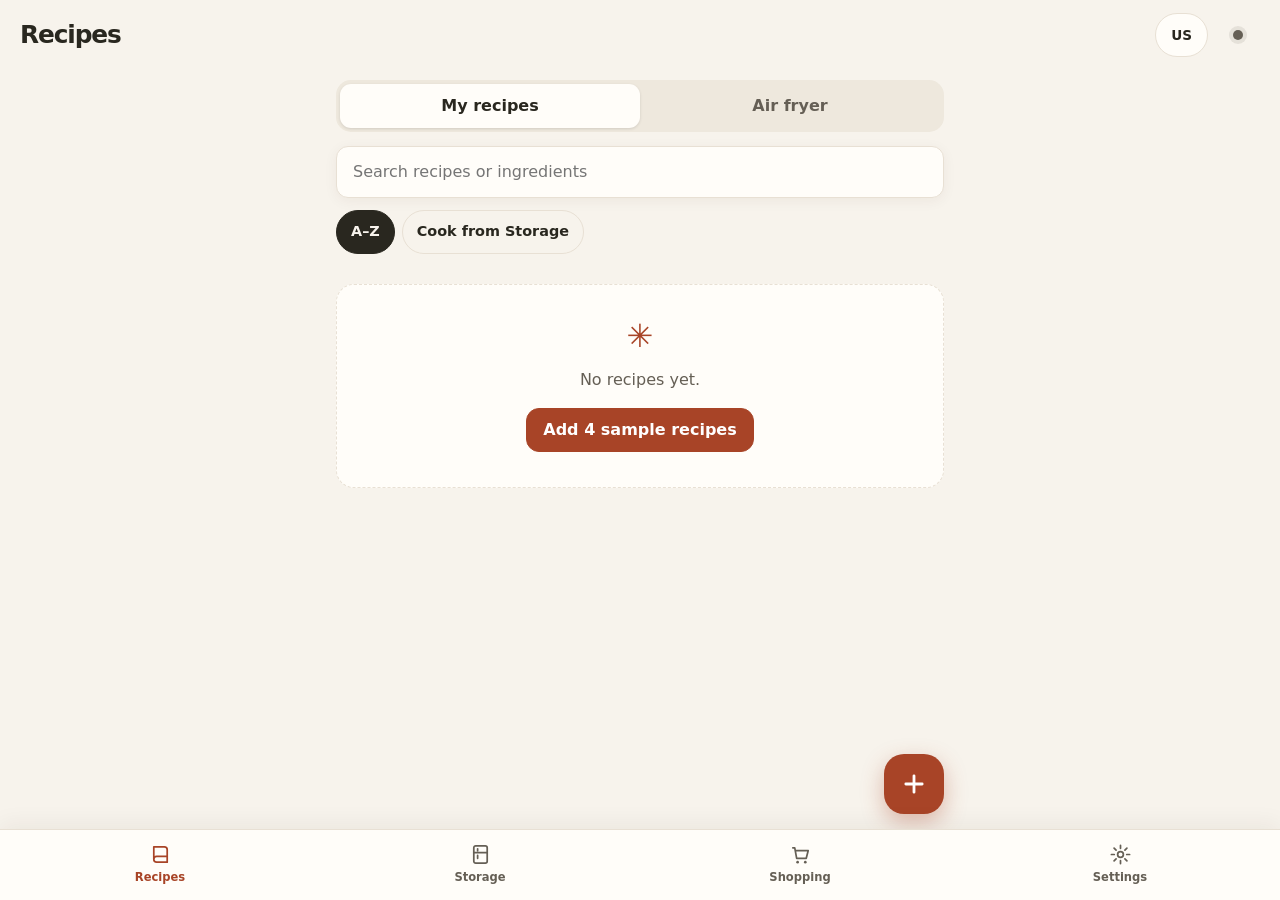
<file: index.html>
<!doctype html>
<html lang="en">
<head>
  <meta charset="utf-8">
  <meta name="viewport" content="width=device-width, initial-scale=1, viewport-fit=cover">
  <meta http-equiv="Content-Security-Policy" content="default-src 'self'; script-src 'self' https://cdn.jsdelivr.net; connect-src 'self' https://script.google.com https://script.googleusercontent.com; img-src 'self' data:; style-src 'self' 'unsafe-inline'; manifest-src 'self'; base-uri 'none'; form-action 'none'">
  <meta name="referrer" content="no-referrer">
  <meta name="theme-color" content="#c2410c">
  <meta name="description" content="Family recipes with smart scaling, air-fryer guide, and a shared food storage & expiry tracker.">
  <title>MasterChef</title>
  <link rel="manifest" href="manifest.webmanifest">
  <link rel="icon" href="icons/192.png" type="image/png">
  <link rel="apple-touch-icon" href="icons/apple-touch-icon-180.png">
  <meta name="apple-mobile-web-app-title" content="MasterChef">
  <link rel="stylesheet" href="style.css">
</head>
<body>
  <header class="top">
    <h1 id="title">MasterChef</h1>
    <button id="units" class="pillbtn" type="button" aria-label="Units">US</button>
    <button id="sync" class="sync" type="button" aria-label="Sync status"></button>
  </header>
  <main id="view" tabindex="-1"></main>
  <div id="toast" role="status" aria-live="polite" hidden></div>
  <nav class="tabbar" aria-label="Sections">
    <a href="#/recipes" data-tab="recipes"><svg viewBox="0 0 24 24" aria-hidden="true"><path d="M5 4h11a3 3 0 0 1 3 3v13H8a3 3 0 0 1-3-3z M5 17a3 3 0 0 1 3-3h11" fill="none" stroke="currentColor" stroke-width="1.8" stroke-linejoin="round"/></svg><span data-t="tab_recipes">Recipes</span></a>
    <a href="#/storage" data-tab="storage"><svg viewBox="0 0 24 24" aria-hidden="true"><rect x="5" y="3" width="14" height="18" rx="2" fill="none" stroke="currentColor" stroke-width="1.8"/><path d="M5 10h14M9 6v2M9 13v3" stroke="currentColor" stroke-width="1.8" stroke-linecap="round"/></svg><span data-t="tab_storage">Storage</span><b id="badge" class="badge-n" hidden></b></a>
    <a href="#/shopping" data-tab="shopping"><svg viewBox="0 0 24 24" aria-hidden="true"><path d="M4 5h2l2 11h10l2-8H7" fill="none" stroke="currentColor" stroke-width="1.8" stroke-linejoin="round" stroke-linecap="round"/><circle cx="9" cy="20" r="1.4" fill="currentColor"/><circle cx="17" cy="20" r="1.4" fill="currentColor"/></svg><span data-t="tab_shopping">Shopping</span><b id="shopbadge" class="badge-n muted" hidden></b></a>
    <a href="#/settings" data-tab="settings"><svg viewBox="0 0 24 24" aria-hidden="true"><circle cx="12" cy="12" r="3" fill="none" stroke="currentColor" stroke-width="1.8"/><path d="M12 2.5v3M12 18.5v3M2.5 12h3M18.5 12h3M5.3 5.3l2.1 2.1M16.6 16.6l2.1 2.1M5.3 18.7l2.1-2.1M16.6 7.4l2.1-2.1" stroke="currentColor" stroke-width="1.8" stroke-linecap="round"/></svg><span data-t="tab_settings">Settings</span></a>
  </nav>
  <noscript><p style="padding:16px">MasterChef needs JavaScript.</p></noscript>
  <script type="module" src="app.js"></script>
</body>
</html>
</file>
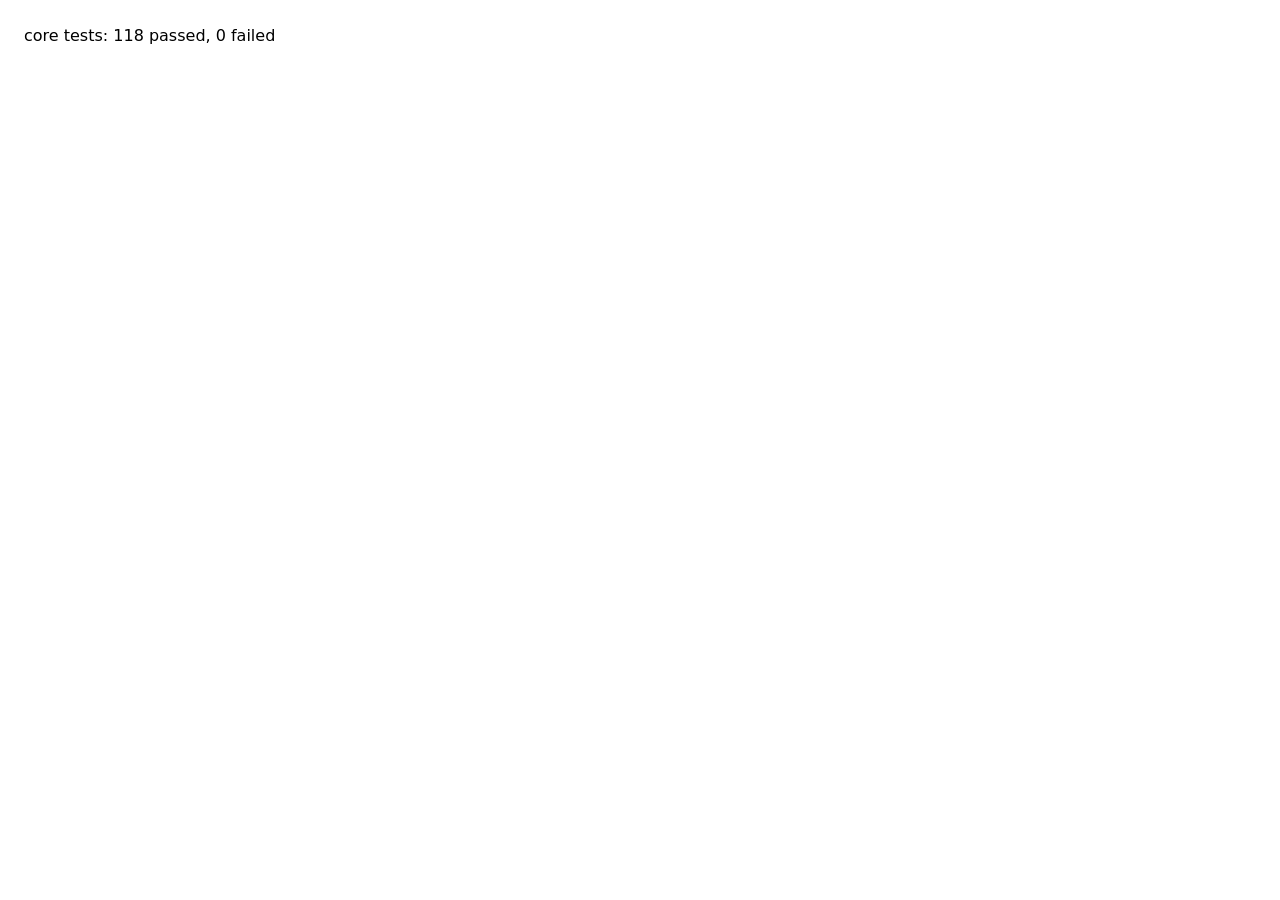
<file: test.html>
<!doctype html>
<html lang="en"><head><meta charset="utf-8"><meta name="viewport" content="width=device-width, initial-scale=1">
<title>MasterChef self-test</title><style>body{font:16px/1.5 system-ui,sans-serif;padding:16px;white-space:pre-wrap}</style></head>
<body>Running…<script type="module" src="core.test.js"></script></body></html>
</file>
<file: style.css>
:root {
  --bg: #faf7f2; --card: #ffffff; --text: #1f1b16; --muted: #6b6359; --line: #e7e0d6;
  --accent: #c2410c; --accent-ink: #ffffff; --ok: #1e6b2e; --soon: #a34e00; --bad: #c92a2a; --chip: #f1ebe2;
  --radius: 14px; --tab-h: 62px;
  color-scheme: light;
}
@media (prefers-color-scheme: dark) {
  :root { --bg: #16130f; --card: #221e19; --text: #f3ede4; --muted: #a89f93; --line: #3a332b;
    --accent: #ff7a3d; --accent-ink: #1a0f08; --ok: #69db7c; --soon: #ffa94d; --bad: #ff6b6b; --chip: #2e2821; color-scheme: dark; }
  .pill.expired, .badge-n, .btn.danger:not(.ghost) { color: #1a0f08; }
}
* { box-sizing: border-box; }
html { -webkit-text-size-adjust: 100%; }
body { margin: 0; background: var(--bg); color: var(--text); font: 16px/1.45 system-ui, -apple-system, "Segoe UI", Roboto, sans-serif;
  padding-bottom: calc(var(--tab-h) + env(safe-area-inset-bottom) + 16px); overflow-x: hidden; }
a { color: var(--accent); }
h1, h2, h3 { margin: 0; line-height: 1.25; }
h2 { font-size: 1.2rem; } h3 { font-size: 1rem; margin-bottom: 8px; }

.top { position: sticky; top: 0; z-index: 5; display: flex; align-items: center; gap: 8px; background: var(--bg);
  padding: calc(10px + env(safe-area-inset-top)) 16px 10px; border-bottom: 1px solid var(--line); }
.top h1 { flex: 1; font-size: 1.25rem; }
.pillbtn { border: 1px solid var(--line); background: var(--card); color: var(--text); border-radius: 999px; padding: 6px 12px; min-height: 36px; font: inherit; font-size: .85rem; }
.sync { width: 36px; height: 36px; border-radius: 50%; border: 0; background: transparent; position: relative; }
.sync::after { content: ""; position: absolute; inset: 12px; border-radius: 50%; background: var(--muted); }
.sync.ok::after { background: var(--ok); } .sync.busy::after { background: var(--soon); animation: pulse 1s infinite alternate; }
.sync.err::after { background: var(--bad); } .sync.off::after { background: var(--muted); }
@keyframes pulse { to { opacity: .35; } }
@media (prefers-reduced-motion: reduce) { .sync.busy::after { animation: none; } }

main { max-width: 640px; margin: 0 auto; padding: 12px max(16px, env(safe-area-inset-right)) 12px max(16px, env(safe-area-inset-left)); outline: none; }
main:has(.fab) { padding-bottom: 84px; }
.tabbar { position: fixed; left: 0; right: 0; bottom: 0; z-index: 5; display: flex; background: var(--card); border-top: 1px solid var(--line);
  padding-bottom: env(safe-area-inset-bottom); }
.tabbar a { flex: 1; display: flex; flex-direction: column; align-items: center; justify-content: center; gap: 2px; height: var(--tab-h);
  color: var(--muted); text-decoration: none; font-size: .75rem; position: relative; }
.tabbar a[aria-current="page"] { color: var(--accent); font-weight: 600; }
.tabbar svg { width: 26px; height: 26px; }
.badge-n { position: absolute; top: 6px; left: calc(50% + 6px); min-width: 18px; height: 18px; padding: 0 5px; border-radius: 9px;
  background: var(--bad); color: #fff; font-size: .7rem; line-height: 18px; text-align: center; }
.badge-n.muted { background: var(--muted); }

.card { display: block; background: var(--card); border: 1px solid var(--line); border-radius: var(--radius); padding: 12px 14px; margin: 10px 0;
  color: inherit; text-decoration: none; }
.row { display: flex; align-items: center; gap: 8px; }
.row.gap { gap: 10px; } .row.wrap { flex-wrap: wrap; } .row.between { justify-content: space-between; flex-wrap: wrap; margin-top: 8px; }
.grow { flex: 1; min-width: 0; }
.name { font-weight: 600; overflow-wrap: anywhere; }
.sub, .hint { color: var(--muted); font-size: .85rem; }
.hint.ok { color: var(--ok); }
.empty { text-align: center; color: var(--muted); padding: 24px 8px; }
.err { color: var(--bad); min-height: 1em; }
.warn-text { color: var(--soon); }
.pre { white-space: pre-wrap; margin: 0; }
.big { font-size: 1.15rem; font-weight: 600; }
.dim { opacity: .45; }

.toolbar { display: flex; align-items: center; gap: 8px; margin: 4px 0 8px; }
.icon-btn { display: inline-flex; align-items: center; justify-content: center; min-width: 44px; min-height: 44px; border: 0; background: transparent;
  color: var(--text); font: inherit; font-size: 1.1rem; border-radius: 10px; text-decoration: none; cursor: pointer; }
.icon-btn svg { width: 24px; height: 24px; }
.icon-btn.round { border: 1px solid var(--line); border-radius: 50%; background: var(--card); font-size: 1.3rem; }
.btn { display: inline-flex; align-items: center; justify-content: center; min-height: 44px; padding: 0 16px; border-radius: 12px; border: 1px solid var(--accent);
  background: var(--accent); color: var(--accent-ink); font: inherit; font-weight: 600; text-decoration: none; cursor: pointer; }
.btn.ghost { background: transparent; color: var(--accent); }
.btn.danger { background: var(--bad); border-color: var(--bad); color: #fff; }
.btn.ghost.danger { background: transparent; color: var(--bad); }
.btn.small { min-height: 36px; padding: 0 12px; font-size: .9rem; }
.btn.full { width: 100%; margin: 6px 0; }
.link { background: none; border: 0; color: var(--accent); font: inherit; min-height: 44px; padding: 0 6px; cursor: pointer; }
.fab { position: fixed; right: max(16px, calc(50% - 304px)); bottom: calc(var(--tab-h) + env(safe-area-inset-bottom) + 16px); width: 58px; height: 58px;
  border-radius: 50%; background: var(--accent); color: var(--accent-ink); display: flex; align-items: center; justify-content: center;
  box-shadow: 0 4px 14px rgba(0,0,0,.25); z-index: 4; }
.fab svg { width: 28px; height: 28px; }

.bar { margin: 6px 0; }
input, select, textarea { font: inherit; font-size: 16px; color: var(--text); background: var(--card); border: 1px solid var(--line); border-radius: 10px;
  padding: 10px 12px; min-height: 44px; width: 100%; max-width: 100%; }
textarea { resize: vertical; }
input:focus-visible, select:focus-visible, textarea:focus-visible, .btn:focus-visible, .chip:focus-visible, a:focus-visible, button:focus-visible {
  outline: 3px solid color-mix(in srgb, var(--accent) 55%, transparent); outline-offset: 2px; }
input.num { width: 6.5em; } input.unit { width: 6em; }
.row select { width: auto; }
.row input { min-width: 0; }
form[data-form="shop"] { flex-wrap: wrap; }
#shopName { flex: 1 1 100%; }
#shopUnit { flex: 1; }
.form label { display: block; margin: 10px 0; font-size: .9rem; color: var(--muted); }
.form label > input, .form label > select, .form label > textarea { margin-top: 4px; color: var(--text); }
.form .row label { margin: 6px 0; }
.form .row label > input:not([type=checkbox]) { display: block; }
label.check, label.radio { display: flex !important; align-items: center; gap: 8px; color: var(--text) !important; min-height: 44px; }
label.check input, label.radio input { width: 22px; height: 22px; min-height: 0; margin: 0; accent-color: var(--accent); flex: none; }
fieldset { border: 1px solid var(--line); border-radius: var(--radius); padding: 8px 12px 12px; margin: 12px 0; min-width: 0; }
legend { padding: 0 6px; font-weight: 600; }
details summary { cursor: pointer; min-height: 44px; display: flex; align-items: center; color: var(--accent); }

.chips { display: flex; gap: 8px; overflow-x: auto; padding: 4px 0 8px; scrollbar-width: none; -webkit-overflow-scrolling: touch; }
.chips::-webkit-scrollbar { display: none; }
.chip { flex: none; border: 1px solid var(--line); background: var(--chip); color: var(--text); border-radius: 999px; padding: 0 14px; min-height: 36px;
  font: inherit; font-size: .9rem; cursor: pointer; white-space: nowrap; }
.chip.on { background: var(--accent); border-color: var(--accent); color: var(--accent-ink); }
.chip.static { cursor: default; min-height: 28px; padding: 2px 10px; font-size: .8rem; display: inline-flex; align-items: center; }
#sugg { flex-wrap: wrap; align-items: center; }

.segment { display: flex; background: var(--chip); border-radius: 12px; padding: 4px; margin: 4px 0 8px; }
.segment a { flex: 1; text-align: center; padding: 10px; border-radius: 9px; color: var(--muted); text-decoration: none; font-weight: 600; min-height: 44px; }
.segment a[aria-current="page"] { background: var(--card); color: var(--text); box-shadow: 0 1px 3px rgba(0,0,0,.12); }
.seg-mini { display: inline-flex; gap: 6px; }

.pill { display: inline-block; padding: 2px 10px; border-radius: 999px; background: var(--chip); color: var(--muted); font-size: .8rem; font-weight: 600; white-space: nowrap; }
.pill.ok { background: color-mix(in srgb, var(--ok) 18%, transparent); color: var(--ok); }
.pill.soon { background: color-mix(in srgb, var(--soon) 20%, transparent); color: var(--soon); }
.pill.expired { background: var(--bad); color: #fff; }
.item .pill { white-space: normal; }
.pill.quality { background: var(--chip); color: var(--muted); font-style: italic; }
.badge { display: inline-block; padding: 1px 8px; border-radius: 6px; border: 1px solid var(--line); font-size: .75rem; color: var(--muted); margin-right: 4px; }

.banner { background: color-mix(in srgb, var(--soon) 12%, var(--card)); border: 1px solid color-mix(in srgb, var(--soon) 40%, transparent);
  border-radius: var(--radius); padding: 10px 14px; margin: 8px 0; font-size: .92rem; }
.banner a.expired { color: var(--bad); font-weight: 600; }
.banner ol { margin: 6px 0 0; padding-left: 20px; }

.ings { list-style: none; margin: 0 0 8px; padding: 0; }
.ing { display: flex; align-items: baseline; gap: 10px; padding: 9px 0; border-bottom: 1px solid var(--line); }
.ing:last-child { border-bottom: 0; }
.ing.anchor .grow { font-weight: 600; }
.amt { min-width: 6.5em; font-weight: 700; font-variant-numeric: tabular-nums; }
.mark { width: 22px; flex: none; text-align: center; font-weight: 700; }
.mark.ok { color: var(--ok); } .mark.soon { color: var(--soon); } .mark.expired { color: var(--bad); } .mark.none { color: var(--muted); }
.anchor input.num { width: 5em; }
.safe { margin: 4px 2px; font-weight: 600; }
.card.warn { border-color: color-mix(in srgb, var(--soon) 50%, transparent); background: color-mix(in srgb, var(--soon) 8%, var(--card)); }
.card.warn ul { margin: 0; padding-left: 18px; }
.card.warn li { margin: 4px 0; font-size: .92rem; }
.steps { padding-left: 22px; margin: 0; }
.steps li { padding: 6px 0; cursor: pointer; }
.steps li.done { text-decoration: line-through; color: var(--muted); }

.af-row summary { gap: 8px; color: var(--text); flex-wrap: wrap; list-style: none; }
.af-row summary::-webkit-details-marker { display: none; }
.af-meta { font-weight: 600; font-variant-numeric: tabular-nums; white-space: nowrap; }
.af-row p { margin: 6px 0 0; }

.group { margin: 16px 2px 4px; font-size: .9rem; text-transform: uppercase; letter-spacing: .04em; color: var(--muted); }
.group.expired { color: var(--bad); } .group.soon { color: var(--soon); }
.count { font-weight: 400; }
.item { display: flex; align-items: center; gap: 8px; flex-wrap: wrap; padding: 8px 10px 8px 14px; }
.item > a { color: inherit; text-decoration: none; min-height: 44px; display: flex; flex-direction: column; justify-content: center; }
.item.expired { border-left: 4px solid var(--bad); } .item.soon { border-left: 4px solid var(--soon); }
.stepper { display: flex; align-items: center; gap: 4px; }
.qty { min-width: 3.5em; text-align: center; font-weight: 600; font-size: .9rem; }
.zero-actions { flex-basis: 100%; display: flex; gap: 6px; align-items: center; flex-wrap: wrap; padding-top: 6px; }

.shop.done .name { text-decoration: line-through; color: var(--muted); }
.ingrow { display: flex; flex-wrap: wrap; gap: 6px; align-items: center; padding: 8px 0; border-bottom: 1px dashed var(--line); }
.ingrow input.num { width: 4.2em; } .ingrow input.unit { width: 4.8em; }
.ingrow input.grow { flex: 1 1 110px; }
.ingrow select { flex: 1 1 140px; width: auto; }

.qr { display: flex; justify-content: center; margin: 8px auto; max-width: 240px; background: #fff; border-radius: 12px; padding: 4px; }
.qr:empty { display: none; }
.qr svg { width: 100%; height: auto; }
.tbl { width: 100%; border-collapse: collapse; }
.tbl td { padding: 8px 4px; border-bottom: 1px solid var(--line); vertical-align: top; }
.tbl td.num { white-space: nowrap; font-weight: 700; }
.connect { margin-top: 24px; }

#toast { position: fixed; left: 50%; transform: translateX(-50%); bottom: calc(var(--tab-h) + env(safe-area-inset-bottom) + 86px); z-index: 10;
  background: var(--text); color: var(--bg); padding: 10px 16px; border-radius: 12px; max-width: calc(100% - 32px); font-size: .92rem;
  box-shadow: 0 4px 16px rgba(0,0,0,.3); }

/* A warm, tactile kitchen notebook */
:root {
  --bg: #f7f3ec; --card: #fffdf9; --text: #29271f; --muted: #655f55;
  --line: #e8e0d4; --accent: #a84427; --accent-ink: #fff;
  --ok: #356b4d; --soon: #92520d; --bad: #b33732; --chip: #eee8dd;
  --radius: 18px; --tab-h: 70px;
  --shadow: 0 3px 14px rgba(65, 45, 25, .055);
}
@media (prefers-color-scheme: dark) {
  :root {
    --bg: #191b18; --card: #252823; --text: #f4f0e7; --muted: #c0b9ad;
    --line: #41443b; --accent: #f2a285; --accent-ink: #29170f;
    --ok: #9ad4ad; --soon: #efbd76; --bad: #ff9e98; --chip: #33372f;
    --shadow: 0 3px 14px rgba(0, 0, 0, .16);
  }
}
body { line-height: 1.5; }
.top { min-height: 70px; padding: calc(12px + env(safe-area-inset-top)) 20px 12px; background: var(--bg); border-bottom: 0; }
.top h1 { font-size: 1.55rem; letter-spacing: -.045em; font-weight: 750; }
.pillbtn { min-height: 44px; padding: 0 15px; font-weight: 700; }
.sync { width: 44px; height: 44px; }
.sync::after { inset: 17px; box-shadow: 0 0 0 4px color-mix(in srgb, var(--muted) 12%, transparent); }
main { padding-top: 8px; }
.card { padding: 17px; margin: 10px 0; box-shadow: var(--shadow); }
.card h3 { font-size: 1.06rem; letter-spacing: -.02em; margin-bottom: 12px; }
.name { font-weight: 720; letter-spacing: -.015em; }
.sub, .hint { line-height: 1.45; }
.toolbar { margin: 4px 0 14px; gap: 10px; }
.toolbar h2 { font-size: 1.4rem; letter-spacing: -.035em; }
.btn, .icon-btn, .chip, .segment a, .fab, a.card { transition: background-color .18s ease, color .18s ease, border-color .18s ease, transform .18s ease, box-shadow .18s ease; }
.btn { border-radius: 13px; font-weight: 700; }
.btn.small, .chip { min-height: 44px; }
.chip.static { min-height: 25px; }
.icon-btn.round { background: var(--chip); border-color: transparent; }
.fab { width: 60px; height: 60px; border-radius: 20px; box-shadow: 0 8px 22px color-mix(in srgb, var(--accent) 35%, transparent); }
.fab:active, .btn:active, a.card:active { transform: scale(.98); }
input, select, textarea { border-color: var(--line); border-radius: 12px; background: var(--card); }
input[type=search] { background: var(--card); box-shadow: var(--shadow); padding: 13px 16px; }
.bar { margin: 12px 0 8px; }
.chips { gap: 7px; }
.chip { background: transparent; border-color: var(--line); font-weight: 600; }
.chip.on { background: var(--text); border-color: var(--text); color: var(--bg); }
.segment { margin: 2px 0 14px; background: var(--chip); border-radius: 15px; }
.segment a { border-radius: 11px; }
.tabbar { background: var(--card); box-shadow: 0 -5px 22px rgba(43, 35, 24, .06); }
.tabbar a { gap: 3px; font-size: .72rem; font-weight: 600; }
.tabbar a[aria-current="page"] { font-weight: 750; }
.tabbar svg { width: 23px; height: 23px; }
.tabbar a[aria-current="page"] svg { stroke-width: 2; }
.recipe-card { display: flex; gap: 14px; align-items: center; padding: 14px; }
.recipe-tile { width: 70px; height: 82px; flex: none; display: grid; place-items: center; border-radius: 13px; background: #e9c7ad; color: #663b2b; font-size: 2rem; font-weight: 750; letter-spacing: -.06em; }
.tile-1 { background: #d6dfc5; color: #3d5638; }
.tile-2 { background: #efdcae; color: #72501f; }
.tile-3 { background: #dfcecc; color: #694446; }
.recipe-copy { align-self: stretch; display: flex; flex-direction: column; justify-content: center; gap: 3px; }
.recipe-copy .name { font-size: 1.03rem; line-height: 1.25; }
.recipe-tags { display: flex; flex-wrap: wrap; gap: 4px; }
.recipe-tags .chip { background: var(--chip); border: 0; color: var(--muted); font-size: .72rem; padding: 1px 8px; }
.recipe-arrow { color: var(--muted); font-size: 1.6rem; line-height: 1; }
.stock-line { display: flex; align-items: center; gap: 8px; color: var(--muted); font-size: .73rem; font-weight: 650; }
.stock-track { flex: 1; max-width: 75px; height: 5px; border-radius: 5px; background: var(--line); overflow: hidden; }
.stock-track span { display: block; height: 100%; background: var(--ok); border-radius: inherit; }
.scale-panel { background: color-mix(in srgb, var(--accent) 7%, var(--card)); border-color: color-mix(in srgb, var(--accent) 16%, var(--line)); }
.scale-heading { font-weight: 750; font-size: 1.05rem; }
.scale-heading output { min-width: 2.5em; text-align: center; font-variant-numeric: tabular-nums; }
.scale-panel .anchor { border-top: 1px solid var(--line); margin-top: 14px; padding-top: 14px; }
.scale-panel .row.between { border-top: 1px solid var(--line); margin-top: 14px; padding-top: 10px; }
.seg-mini { gap: 2px; background: var(--chip); border-radius: 999px; padding: 3px; }
.seg-mini .chip { border: 0; min-height: 38px; }
.ing { align-items: center; padding: 12px 0; }
.ing-state { display: block; font-size: .75rem; font-weight: 650; color: var(--muted); }
.ing.ok .ing-state { color: var(--ok); }
.ing.soon .ing-state { color: var(--soon); }
.ing.expired .ing-state { color: var(--bad); }
.mark { border-radius: 50%; background: var(--chip); width: 25px; height: 25px; line-height: 25px; }
.mark.ok { background: color-mix(in srgb, var(--ok) 15%, transparent); }
.mark.soon, .mark.expired { background: color-mix(in srgb, var(--soon) 18%, transparent); }
.amt { min-width: 5.5em; }
.group { margin: 24px 3px 8px; font-size: .73rem; font-weight: 750; letter-spacing: .08em; }
.count { display: inline-grid; place-items: center; min-width: 22px; height: 22px; border-radius: 50%; background: var(--chip); font-size: .7rem; }
.item { padding: 12px 12px 12px 15px; }
.item.ok { border-left: 4px solid var(--ok); }
.item.none { border-left: 4px solid var(--line); }
.item .sub { margin-top: 4px; }
.badge { border: 0; background: var(--chip); padding: 2px 8px; border-radius: 6px; }
.empty { margin: 22px 0; padding: 35px 20px; background: var(--card); border: 1px dashed var(--line); border-radius: var(--radius); }
.empty::before { content: '✳'; display: block; color: var(--accent); font-size: 2rem; line-height: 1; }
.settings-card { padding: 20px; }
.settings-card h3 { padding-bottom: 12px; border-bottom: 1px solid var(--line); }
.settings-card label { display: block; font-size: .85rem; font-weight: 650; color: var(--muted); }
.settings-card label input, .settings-card label select { margin: 5px 0 10px; }
.family-card { background: color-mix(in srgb, var(--accent) 5%, var(--card)); }
.qr { padding: 12px; border-radius: 16px; box-shadow: var(--shadow); }
@media (prefers-reduced-motion: reduce) { *, *::before, *::after { transition-duration: 0s !important; animation-duration: 0s !important; } }
</file>
